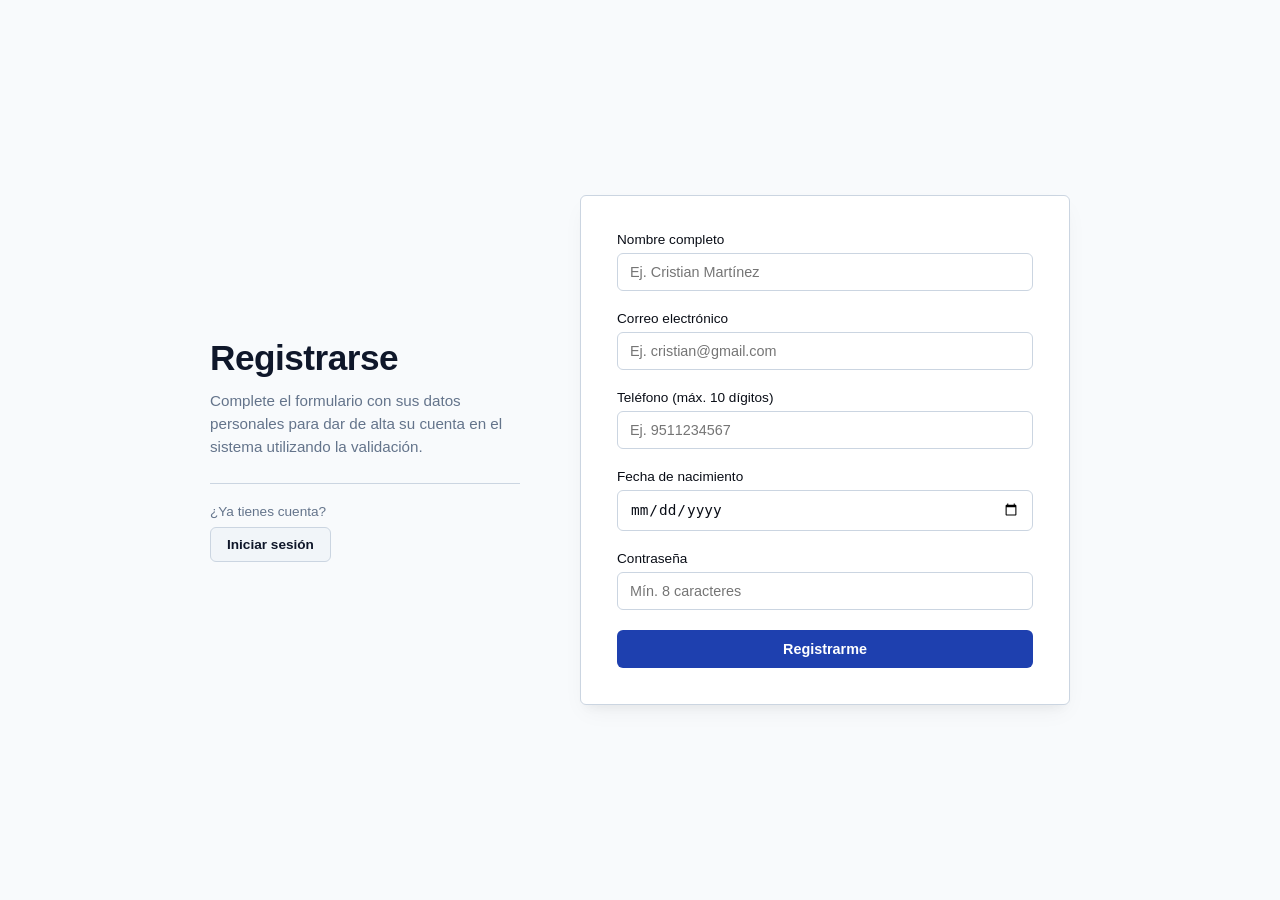
<file: index.html>
<!DOCTYPE html>
<html lang="es">
<head>
<meta charset="UTF-8" />
<meta name="viewport" content="width=device-width, initial-scale=1.0" />
<title>Registro</title>
<link rel="stylesheet" href="css/formulario.css" />
</head>
<body>

<main class="contenedor-pagina">
  <div class="seccion-intro">
    <h1 class="titulo-seccion">Registrarse</h1>
    <p class="descripcion-seccion">Complete el formulario con sus datos personales para dar de alta su cuenta en el sistema utilizando la validación.</p>
    
    <div class="cambio-autenticacion">
      <p class="texto-cambio">¿Ya tienes cuenta?</p>
      <a href="login.html" class="enlace-secundario">Iniciar sesión</a>
    </div>
  </div>

  <div class="tarjeta">
    <form id="formRegistro" novalidate>

      <div class="campo">
        <label for="nombre">Nombre completo</label>
        <input type="text" id="nombre" placeholder="Ej. Cristian Martínez" />
        <span class="pista" id="hintNombre"></span>
      </div>

      <div class="campo">
        <label for="correo">Correo electrónico</label>
        <input type="email" id="correo" placeholder="Ej. cristian@gmail.com" />
        <span class="pista" id="hintCorreo"></span>
      </div>

      <div class="campo">
        <label for="telefono">Teléfono (máx. 10 dígitos)</label>
        <input type="text" id="telefono" placeholder="Ej. 9511234567" />
        <span class="pista" id="hintTelefono"></span>
      </div>

      <div class="campo">
        <label for="fechaNacimiento">Fecha de nacimiento</label>
        <input type="date" id="fechaNacimiento" />
        <span class="pista" id="hintFecha"></span>
      </div>

      <div class="campo">
        <label for="password">Contraseña</label>
        <input type="password" id="password" placeholder="Mín. 8 caracteres" />
        <span class="pista" id="hintPassword"></span>
      </div>

      
      <button type="button" id="btnRegistrar" class="boton">Registrarme</button>

      <div class="mensaje-formulario" id="formMsg"></div>
    </form>
  </div>
</main>

<div class="superposicion-modal" id="modalEdad">
  <div class="caja-modal">
    <div class="icono">✓</div>
    <h3>¡Registro exitoso!</h3>
    <p>Tu edad calculada es:</p>
    <div class="edad-grande" id="edadCalculada">--</div>
    <p class="estatus" id="estatusEdad">--</p>
    <button class="boton" id="cerrarModal">Aceptar</button>
  </div>
</div>

<script src="js/utileria.js"></script>
<script src="js/index.js"></script>

</body>
</html>
</file>
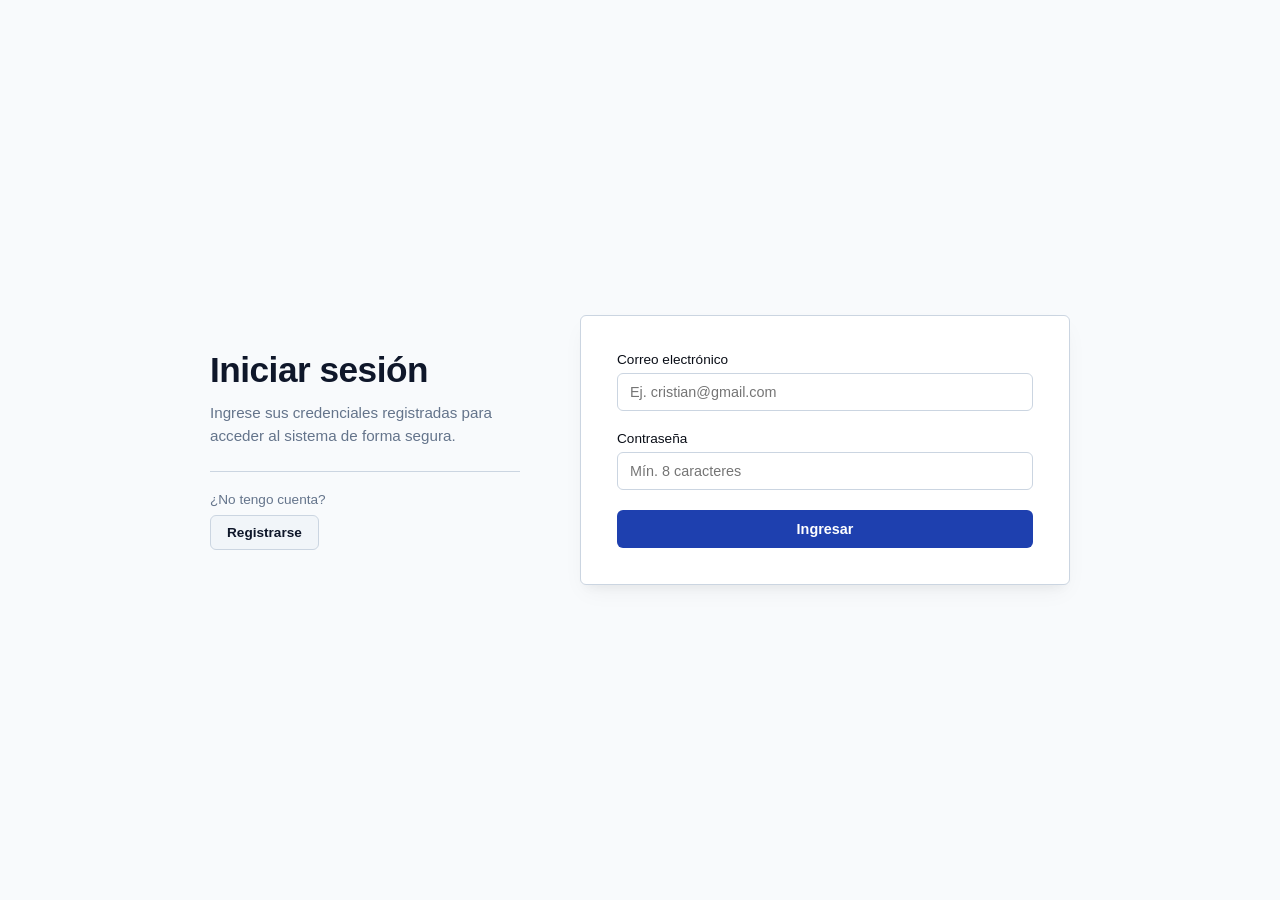
<file: login.html>
<!DOCTYPE html>
<html lang="es">
<head>
<meta charset="UTF-8" />
<meta name="viewport" content="width=device-width, initial-scale=1.0" />
<title>Iniciar Sesión</title>
<link rel="stylesheet" href="css/formulario.css" />
</head>
<body>

<main class="contenedor-pagina">
  <div class="seccion-intro">
    <h1 class="titulo-seccion">Iniciar sesión</h1>
    <p class="descripcion-seccion">Ingrese sus credenciales registradas para acceder al sistema de forma segura.</p>
    
    <div class="cambio-autenticacion">
      <p class="texto-cambio">¿No tengo cuenta?</p>
      <a href="index.html" class="enlace-secundario">Registrarse</a>
    </div>
  </div>

  <div class="tarjeta">
    <form id="formLogin" novalidate>

      <div class="campo">
        <label for="loginCorreo">Correo electrónico</label>
        <input type="email" id="loginCorreo" placeholder="Ej. cristian@gmail.com" />
      </div>

      <div class="campo">
        <label for="loginPassword">Contraseña</label>
        <input type="password" id="loginPassword" placeholder="Mín. 8 caracteres" />
      </div>

      <button type="button" id="btnIngresar" class="boton">Ingresar</button>
      <div class="mensaje-formulario" id="loginMsg"></div>
    </form>
  </div>
</main>

<script src="js/utileria.js"></script>
<script src="js/login.js"></script>

</body>
</html>
</file>
<file: css/formulario.css>
:root {
  --navy: #0f172a;
  --navy-dark: #090d16;
  --primary: #1e40af;
  --primary-hover: #1e3a8a;
  --bg-color: #f8fafc;
  --white: #ffffff;
  --gray: #64748b;
  --gray-light: #f1f5f9;
  --border-color: #cbd5e1;
  --red: #b91c1c;
  --green: #15803d;
  --amber: #b45309;
  --radius: 6px;
  --shadow: 0 10px 25px -5px rgba(0, 0, 0, 0.05), 0 8px 10px -6px rgba(0, 0, 0, 0.05);
}

* {
  box-sizing: border-box;
}

body {
  margin: 0;
  font-family: -apple-system, BlinkMacSystemFont, "Segoe UI", Roboto, Helvetica, Arial, sans-serif;
  background-color: var(--bg-color);
  color: var(--navy-dark);
  min-height: 100vh;
  display: flex;
  align-items: center;
  justify-content: center;
}

main.contenedor-pagina {
  max-width: 900px;
  width: 100%;
  margin: 0 auto;
  padding: 20px;
  display: grid;
  grid-template-columns: 320px 1fr;
  gap: 50px;
  align-items: center;
}

@media (max-width: 768px) {
  main.contenedor-pagina {
    grid-template-columns: 1fr;
    gap: 30px;
  }
}

.seccion-intro {
  padding-right: 10px;
}

.titulo-seccion {
  margin: 0 0 12px 0;
  color: var(--navy);
  font-size: 2.2rem;
  font-weight: 700;
  letter-spacing: -0.5px;
}

.descripcion-seccion {
  margin: 0 0 24px 0;
  color: var(--gray);
  font-size: 0.95rem;
  line-height: 1.5;
}

.cambio-autenticacion {
  margin-top: 24px;
  padding-top: 20px;
  border-top: 1px solid var(--border-color);
}

.texto-cambio {
  margin: 0 0 8px 0;
  font-size: 0.85rem;
  color: var(--gray);
}

.enlace-secundario {
  display: inline-block;
  background: var(--gray-light);
  color: var(--navy);
  text-decoration: none;
  padding: 9px 16px;
  border-radius: var(--radius);
  font-size: 0.85rem;
  font-weight: 600;
  border: 1px solid var(--border-color);
  transition: background 0.15s, border-color 0.15s;
}

.enlace-secundario:hover {
  background: #e2e8f0;
  border-color: #94a3b8;
}

.tarjeta {
  background: var(--white);
  border-radius: var(--radius);
  border: 1px solid var(--border-color);
  box-shadow: var(--shadow);
  padding: 36px;
}

.campo {
  margin-bottom: 20px;
}

.campo label {
  display: block;
  font-weight: 500;
  font-size: 0.85rem;
  margin-bottom: 6px;
  color: var(--navy-dark);
}

.campo input {
  width: 100%;
  padding: 10px 12px;
  border: 1px solid var(--border-color);
  border-radius: var(--radius);
  font-size: 0.9rem;
  background-color: var(--white);
  color: var(--navy-dark);
  transition: border-color 0.15s, box-shadow 0.15s;
}

.campo input:focus {
  outline: none;
  border-color: var(--primary);
  box-shadow: 0 0 0 3px rgba(30, 64, 175, 0.1);
}

.hint, .pista {
  display: none;
  margin-top: 4px;
  font-size: 0.75rem;
  min-height: 14px;
}

.hint.show, .pista.show {
  display: block;
}

.hint.err, .pista.err {
  color: var(--red);
}

.hint.ok, .pista.ok {
  color: var(--green);
}

.hint.neutral, .pista.neutral {
  color: var(--gray);
}

.campo input.input-err {
  border-color: var(--red) !important;
}

.campo input.input-err:focus {
  box-shadow: 0 0 0 3px rgba(185, 28, 28, 0.1) !important;
}

.boton {
  display: block;
  width: 100%;
  background: var(--primary);
  color: var(--white);
  border: none;
  padding: 11px 16px;
  border-radius: var(--radius);
  font-size: 0.9rem;
  font-weight: 600;
  cursor: pointer;
  transition: background 0.15s;
  text-align: center;
}

.boton:hover {
  background: var(--primary-hover);
}

.mensaje-formulario {
  margin-top: 16px;
  padding: 10px 14px;
  border-radius: var(--radius);
  font-size: 0.85rem;
  display: none;
}

.mensaje-formulario.show {
  display: block;
}

.mensaje-formulario.ok {
  background: #f0fdf4;
  color: var(--green);
  border: 1px solid #bbf7d0;
}

.mensaje-formulario.err {
  background: #fef2f2 !important;
  color: var(--red) !important;
  border: 1px solid #fecaca !important;
}

.superposicion-modal {
  display: none;
  position: fixed;
  inset: 0;
  background: rgba(15, 23, 42, 0.6);
  align-items: center;
  justify-content: center;
  z-index: 100;
  padding: 16px;
}

.superposicion-modal.show {
  display: flex;
}

.caja-modal {
  background: var(--white);
  border-radius: var(--radius);
  border: 1px solid var(--border-color);
  max-width: 360px;
  width: 100%;
  padding: 28px;
  text-align: center;
  box-shadow: 0 10px 25px -5px rgba(0, 0, 0, 0.1);
}

.caja-modal .icono {
  width: 48px;
  height: 48px;
  border-radius: 50%;
  background: #dcfce7;
  color: var(--green);
  display: flex;
  align-items: center;
  justify-content: center;
  font-size: 1.4rem;
  margin: 0 auto 12px auto;
}

.caja-modal h3 {
  margin: 0 0 4px 0;
  color: var(--navy);
  font-size: 1.1rem;
}

.caja-modal .edad-grande {
  font-size: 2rem;
  font-weight: 600;
  color: var(--primary);
  margin: 8px 0;
}

.caja-modal p.estatus {
  font-weight: 500;
  font-size: 0.85rem;
  margin-bottom: 16px;
}

.caja-modal p.estatus.mayor {
  color: var(--green);
}

.caja-modal p.estatus.menor {
  color: var(--amber);
}

code {
  background: var(--gray-light);
  padding: 2px 5px;
  border-radius: 4px;
  font-size: 0.85em;
  color: var(--navy);
}
</file>
